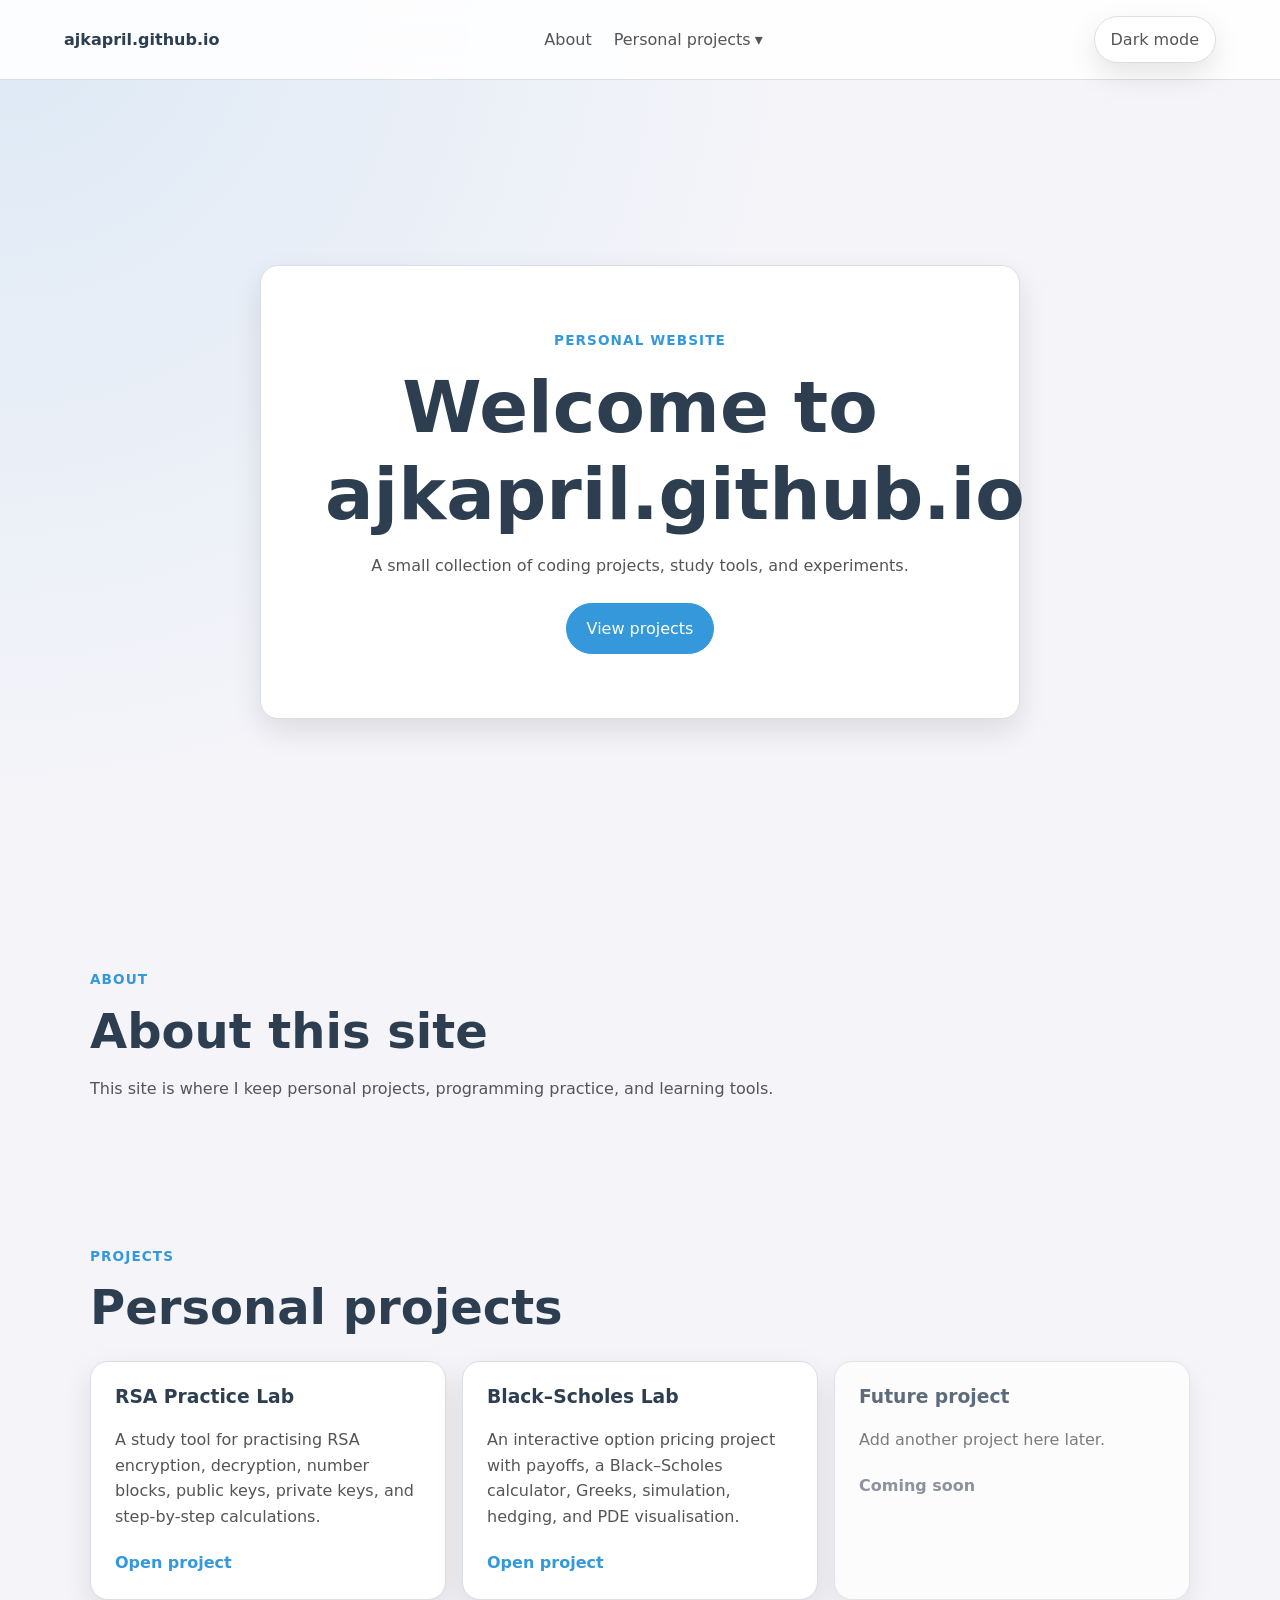
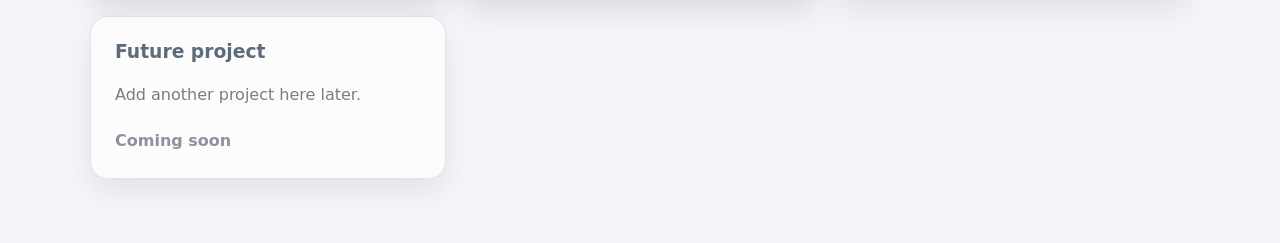
<file: index.html>
<!DOCTYPE html>
<html lang="en" data-theme="light">
  <head>
    <meta charset="UTF-8" />
    <meta name="viewport" content="width=device-width, initial-scale=1.0" />

    <title>ajkapril.github.io</title>

    <link rel="stylesheet" href="styles.css" />
    <script src="script.js" defer></script>
  </head>

  <body>
    <header class="site-header">
      <a class="logo" href="index.html">ajkapril.github.io</a>

      <nav class="main-nav" aria-label="Main navigation">
        <a href="#about">About</a>

        <div class="dropdown">
          <button class="dropdown-button" type="button">
            Personal projects
            <span aria-hidden="true">▾</span>
          </button>

          <div class="dropdown-menu">
            <a href="projects/rsa/">RSA Practice Lab</a>
            <a href="projects/black-scholes/">Black–Scholes Lab</a>
            <a href="#">Future project</a>
            <a href="#">Future project</a>
          </div>
        </div>
      </nav>

      <button
        id="theme-toggle"
        class="theme-toggle"
        type="button"
        aria-pressed="false"
      >
        Dark mode
      </button>
    </header>

    <main>
      <section class="hero">
        <div class="hero-card">
          <p class="eyebrow">Personal website</p>

          <h1>Welcome to ajkapril.github.io</h1>

          <p>
            A small collection of coding projects, study tools, and experiments.
          </p>

          <div class="button-row">
            <a class="btn" href="#projects">View projects</a>
            <!-- IF I WANT TO ADD ANOTHER BUTTON FOR A STANDOUT PROJECT
            <a class="btn btn-secondary" href="projects/rsa/">Open RSA Lab</a> -->
          </div>
        </div>
      </section>

      <section id="about" class="section">
        <div class="section-inner">
          <p class="eyebrow">About</p>

          <h2>About this site</h2>

          <p>
            This site is where I keep personal projects, programming practice,
            and learning tools.
          </p>
        </div>
      </section>

      <section id="projects" class="section">
        <div class="section-inner">
          <p class="eyebrow">Projects</p>

          <h2>Personal projects</h2>

          <div class="project-grid">
            <article class="project-card">
              <h3>RSA Practice Lab</h3>

              <p>
                A study tool for practising RSA encryption, decryption, number
                blocks, public keys, private keys, and step-by-step calculations.
              </p>

              <a class="project-link" href="projects/rsa/">
                Open project
              </a>
            </article>

            <article class="project-card">
              <h3>Black–Scholes Lab</h3>
              <p>
                An interactive option pricing project with payoffs, a Black–Scholes calculator,
                Greeks, simulation, hedging, and PDE visualisation.
              </p>
              <a class="project-link" href="projects/black-scholes/">
                Open project
              </a>
            </article>

            <article class="project-card muted-card">
              <h3>Future project</h3>

              <p>
                Add another project here later.
              </p>

              <a class="project-link disabled-link" href="#">
                Coming soon
              </a>
            </article>

            <article class="project-card muted-card">
              <h3>Future project</h3>

              <p>
                Add another project here later.
              </p>

              <a class="project-link disabled-link" href="#">
                Coming soon
              </a>
            </article>
          </div>
        </div>
      </section>
    </main>
  </body>
</html>
</file>
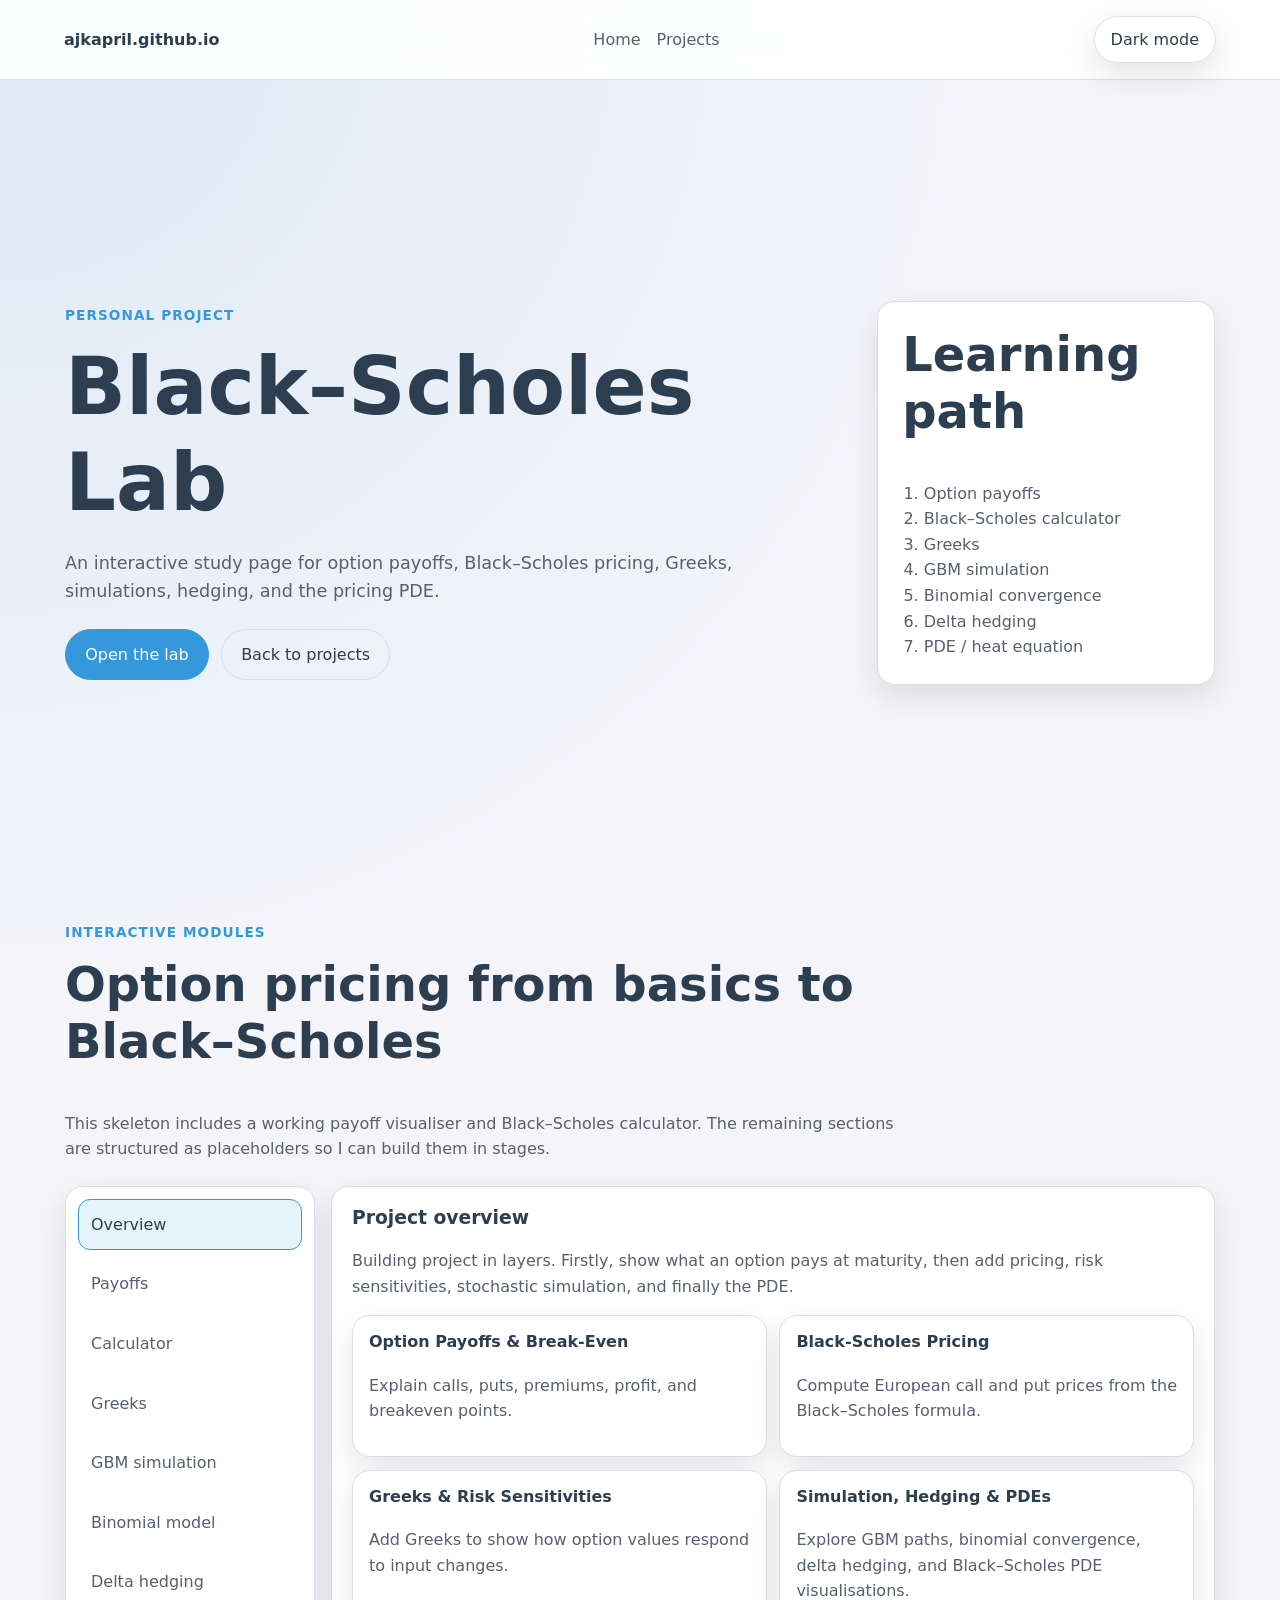
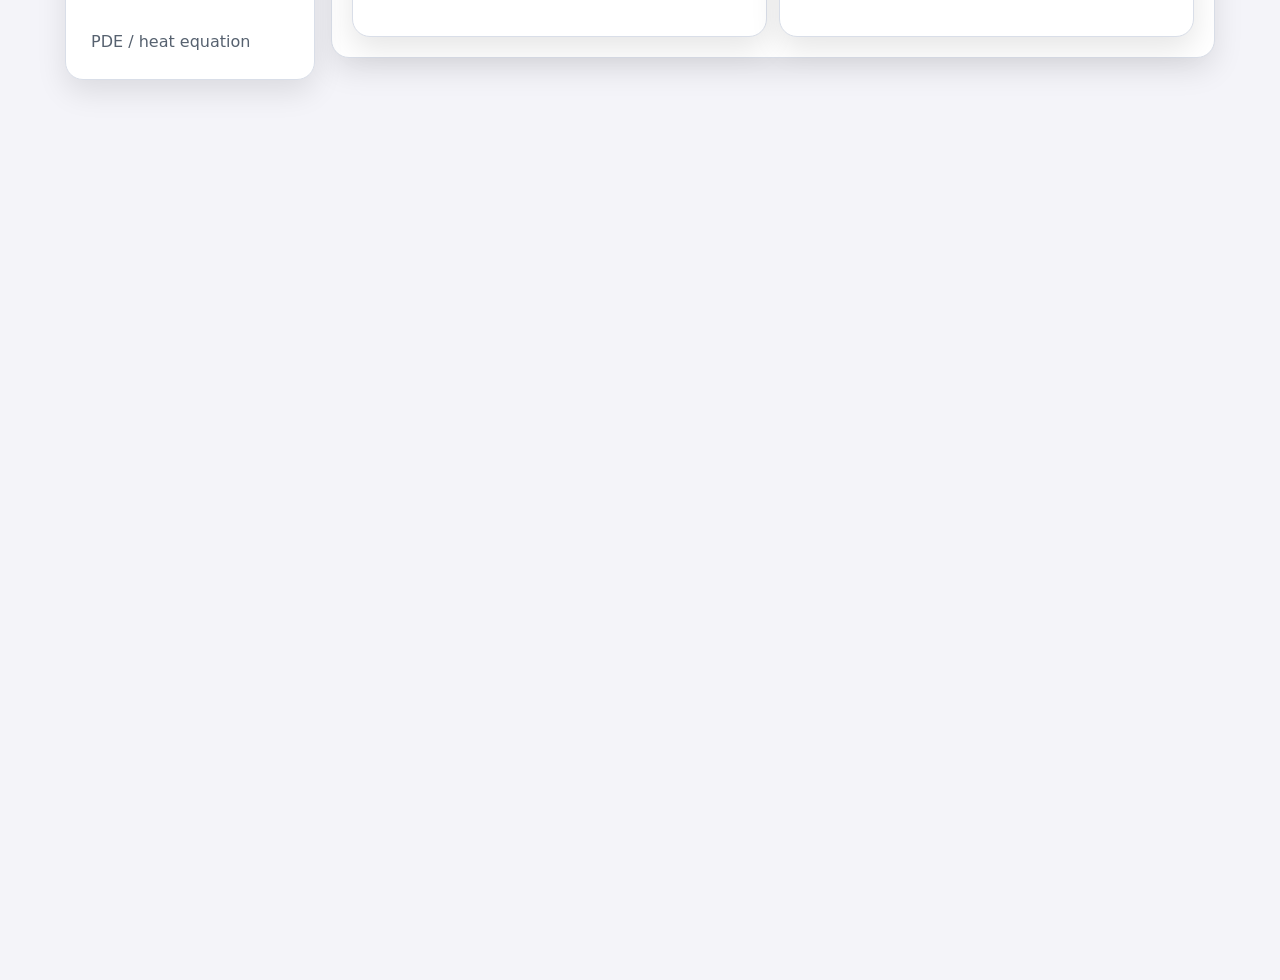
<file: projects/black-scholes/index.html>
<!DOCTYPE html>
<html lang="en" data-theme="light">
  <head>
    <meta charset="UTF-8" />
    <meta name="viewport" content="width=device-width, initial-scale=1.0" />
    <title>Black–Scholes Lab | ajkapril.github.io</title>

    <link rel="stylesheet" href="black-scholes.css" />
    <script type="module" src="black-scholes.js" defer></script>
  </head>

  <body>
    <header class="site-header">
      <a class="logo" href="../../index.html">ajkapril.github.io</a>

      <nav class="main-nav" aria-label="Black-Scholes page navigation">
        <a href="../../index.html">Home</a>
        <a href="../../index.html#projects">Projects</a>
      </nav>

      <button id="theme-toggle" class="theme-toggle" type="button" aria-pressed="false">
        Dark mode
      </button>
    </header>

    <main>
      <section class="hero section">
        <div class="section-inner hero-grid">
          <div>
            <p class="eyebrow">Personal project</p>
            <h1>Black–Scholes Lab</h1>
            <p class="lead">
              An interactive study page for option payoffs, Black–Scholes pricing,
              Greeks, simulations, hedging, and the pricing PDE.
            </p>

            <div class="button-row">
              <a id="open-lab-button" class="btn" href="#lab-start">Open the lab</a>
              <a class="btn btn-secondary" href="../../index.html#projects">Back to projects</a>
            </div>
          </div>

          <aside class="hero-card">
            <h2>Learning path</h2>
            <ol class="mini-list">
              <li>Option payoffs</li>
              <li>Black–Scholes calculator</li>
              <li>Greeks</li>
              <li>GBM simulation</li>
              <li>Binomial convergence</li>
              <li>Delta hedging</li>
              <li>PDE / heat equation</li>
            </ol>
          </aside>
        </div>
      </section>

      <section id="lab" class="section lab-section">
        <div class="section-inner">
          <div id="lab-start" class="section-heading">
            <p class="eyebrow">Interactive modules</p>
            <h2>Option pricing from basics to Black–Scholes</h2>
            <p>
              This skeleton includes a working payoff visualiser and Black–Scholes calculator.
              The remaining sections are structured as placeholders so I can build them in stages.
            </p>
          </div>

          <div class="lab-layout">
            <aside class="module-nav" aria-label="Lab modules">
              <button class="module-button active" type="button" data-panel-target="overview-panel">Overview</button>
              <button class="module-button" type="button" data-panel-target="payoff-panel">Payoffs</button>
              <button class="module-button" type="button" data-panel-target="calculator-panel">Calculator</button>
              <button class="module-button" type="button" data-panel-target="greeks-panel">Greeks</button>
              <button class="module-button" type="button" data-panel-target="gbm-panel">GBM simulation</button>
              <button class="module-button" type="button" data-panel-target="binomial-panel">Binomial model</button>
              <button class="module-button" type="button" data-panel-target="hedging-panel">Delta hedging</button>
              <button class="module-button" type="button" data-panel-target="pde-panel">PDE / heat equation</button>
            </aside>

            <div class="panel-area">
              <section id="overview-panel" class="panel active-panel" data-panel>
                <article class="card">
                  <h3>Project overview</h3>
                  <p>
                    Building project in layers. Firstly, show what an option pays at maturity,
                    then add pricing, risk sensitivities, stochastic simulation, and finally the PDE.
                  </p>

                  <div class="feature-grid">
                    <div class="feature-card">
                      <h4>Option Payoffs & Break-Even</h4>
                      <p>Explain calls, puts, premiums, profit, and breakeven points.</p>
                    </div>
                    <div class="feature-card">
                      <h4>Black-Scholes Pricing</h4>
                      <p>Compute European call and put prices from the Black–Scholes formula.</p>
                    </div>
                    <div class="feature-card">
                      <h4>Greeks & Risk Sensitivities</h4>
                      <p>Add Greeks to show how option values respond to input changes.</p>
                    </div>
                    <div class="feature-card">
                      <h4>Simulation, Hedging & PDEs</h4>
                      <p>Explore GBM paths, binomial convergence, delta hedging, and Black–Scholes PDE visualisations.</p>
                    </div>
                  </div>
                </article>
              </section>

              <section id="payoff-panel" class="panel" data-panel hidden>
                <article class="card">
                  <h3>Option payoff visualiser</h3>

                  <form id="payoff-form" class="control-grid">
                    <label class="field">
                      <span>Strike price K</span>
                      <input id="payoff-k" type="number" min="1" step="1" value="100" />
                    </label>

                    <label class="field">
                      <span>Premium</span>
                      <input id="payoff-premium" type="number" min="0" step="0.01" value="8" />
                    </label>

                    <label class="field">
                      <span>Maximum final stock price</span>
                      <input id="payoff-max-st" type="number" min="10" step="10" value="200" />
                    </label>

                    <label class="field">
                      <span>Option type</span>
                      <select id="payoff-type">
                        <option value="call">Call</option>
                        <option value="put">Put</option>
                      </select>
                    </label>

                    <label class="field">
                      <span>Position</span>
                      <select id="payoff-position">
                        <option value="long">Long</option>
                        <option value="short">Short</option>
                      </select>
                    </label>

                    <div class="field button-field">
                      <button class="btn" type="submit">Update payoff</button>
                    </div>
                  </form>

                  <div class="chart-card">
                    <canvas id="payoff-canvas" width="900" height="430" aria-label="Payoff chart"></canvas>
                  </div>

                  <div id="payoff-explanation" class="explanation-box"></div>
                </article>
              </section>

              <section id="calculator-panel" class="panel" data-panel hidden>
                <article class="card">
                  <h3>Black–Scholes calculator</h3>

                  <form id="calculator-form" class="control-grid">
                    <label class="field">
                      <span>Current stock price S</span>
                      <input id="bs-s" type="number" min="0.01" step="0.01" value="100" />
                    </label>

                    <label class="field">
                      <span>Strike price K</span>
                      <input id="bs-k" type="number" min="0.01" step="0.01" value="100" />
                    </label>

                    <label class="field">
                      <span>Risk-free rate r (%)</span>
                      <input id="bs-r" type="number" step="0.01" value="5" />
                    </label>

                    <label class="field">
                      <span>Volatility σ (%)</span>
                      <input id="bs-sigma" type="number" min="0.01" step="0.01" value="20" />
                    </label>

                    <label class="field">
                      <span>Time to maturity T (years)</span>
                      <input id="bs-t" type="number" min="0.001" step="0.01" value="1" />
                    </label>

                    <div class="field button-field">
                      <button class="btn" type="submit">Calculate</button>
                    </div>
                  </form>

                  <div class="results-grid">
                    <div class="result-tile">
                      <span>Call price</span>
                      <strong id="call-price">—</strong>
                    </div>
                    <div class="result-tile">
                      <span>Put price</span>
                      <strong id="put-price">—</strong>
                    </div>
                    <div class="result-tile">
                      <span>d₁</span>
                      <strong id="d1-output">—</strong>
                    </div>
                    <div class="result-tile">
                      <span>d₂</span>
                      <strong id="d2-output">—</strong>
                    </div>
                    <div class="result-tile">
                      <span>N(d₁)</span>
                      <strong id="nd1-output">—</strong>
                    </div>
                    <div class="result-tile">
                      <span>N(d₂)</span>
                      <strong id="nd2-output">—</strong>
                    </div>
                  </div>

                  <div id="parity-check" class="explanation-box"></div>

                  <div class="chart-card">
                    <canvas id="value-canvas" width="900" height="430" aria-label="Option value chart"></canvas>
                  </div>
                </article>
              </section>

              <section id="greeks-panel" class="panel" data-panel hidden>
                <article class="card">
                  <h3>Greeks visualiser</h3>
                  <p>
                    This panel is prepared for Delta, Gamma, Theta, Vega, and Rho. JavaScript
                    contains helper functions that I will connect to sliders and charts.
                  </p>
                  <div id="greeks-output" class="results-grid"></div>
                  <div class="todo-box">
                    <h4>Build next</h4>
                    <ol>
                      <li>Add sliders for S, T, and σ.</li>
                      <li>Use the Greeks helper functions in <code>math.js</code>.</li>
                      <li>Plot each Greek against stock price.</li>
                    </ol>
                  </div>
                </article>
              </section>

              <section id="gbm-panel" class="panel" data-panel hidden>
                <article class="card">
                  <h3>GBM simulation</h3>
                  <p>
                    Placeholder for simulated stock-price paths under geometric Brownian motion.
                  </p>
                  <div class="todo-box">
                    <h4>Inputs to add</h4>
                    <ul>
                      <li>S₀, μ, σ, T, number of paths, number of steps</li>
                      <li>Canvas or chart for simulated paths</li>
                      <li>Histogram of terminal prices Sₜ</li>
                    </ul>
                  </div>
                </article>
              </section>

              <section id="binomial-panel" class="panel" data-panel hidden>
                <article class="card">
                  <h3>Binomial model</h3>
                  <p>
                    Placeholder for one-step and multi-step binomial option pricing.
                  </p>
                  <div class="todo-box">
                    <h4>Build next</h4>
                    <ul>
                      <li>Compute risk-neutral probability q.</li>
                      <li>Build stock-price and option-value trees.</li>
                      <li>Compare binomial price to Black–Scholes as N increases.</li>
                    </ul>
                  </div>
                </article>
              </section>

              <section id="hedging-panel" class="panel" data-panel hidden>
                <article class="card">
                  <h3>Delta hedging simulator</h3>
                  <p>
                    Placeholder for showing how a short option position can be hedged by holding Δ shares.
                  </p>
                  <div class="todo-box">
                    <h4>Build next</h4>
                    <ul>
                      <li>Simulate one stock path.</li>
                      <li>Compute delta at every time step.</li>
                      <li>Rebalance the hedge and track hedging error.</li>
                    </ul>
                  </div>
                </article>
              </section>

              <section id="pde-panel" class="panel" data-panel hidden>
                <article class="card">
                  <h3>PDE / heat equation visualisation</h3>
                  <p>
                    Placeholder for the advanced PDE section.
                  </p>
                  <div class="formula-box">
                    V<sub>t</sub> + ½σ²S²V<sub>SS</sub> + rSV<sub>S</sub> − rV = 0
                  </div>
                  <div class="todo-box">
                    <h4>Build last</h4>
                    <ul>
                      <li>Show the terminal payoff condition.</li>
                      <li>Plot a heatmap of V(S, t).</li>
                      <li>Compare the formula price to a finite-difference PDE approximation.</li>
                    </ul>
                  </div>
                </article>
              </section>
            </div>
          </div>
        </div>
      </section>
    </main>
  </body>
</html>
</file>
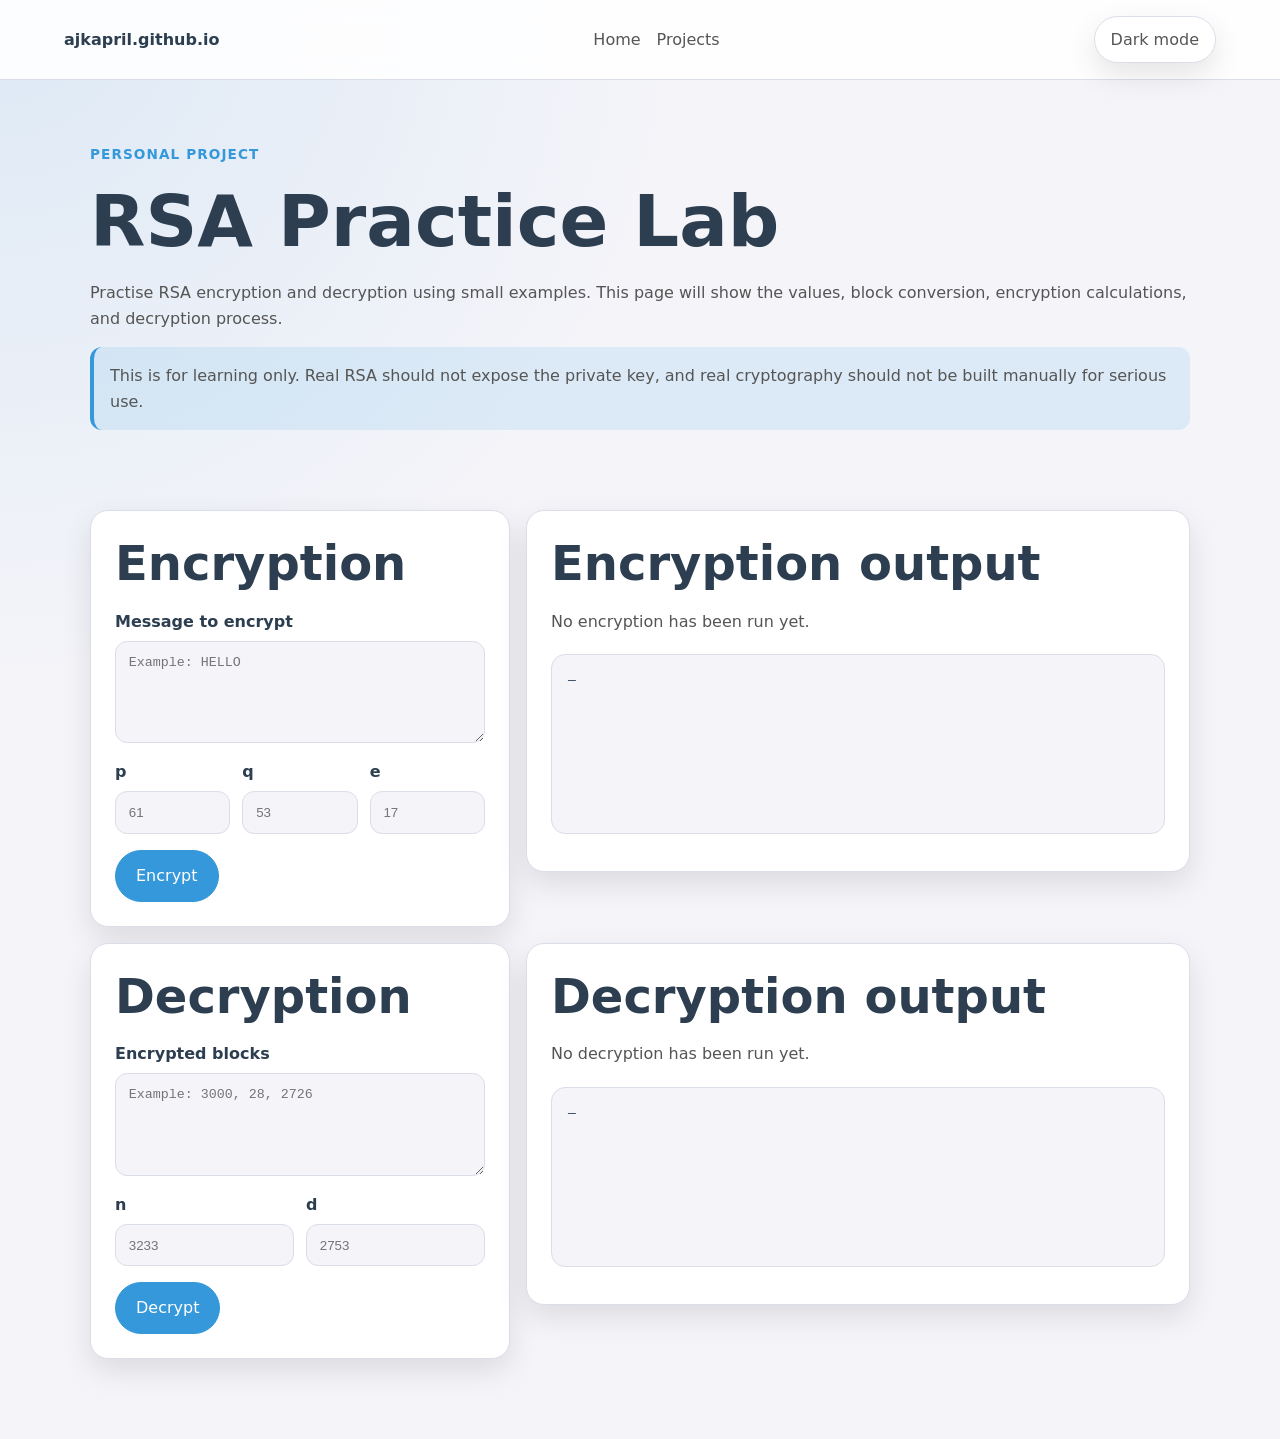
<file: projects/rsa/index.html>
<!DOCTYPE html>
<html lang="en" data-theme="light">
  <head>
    <meta charset="UTF-8" />
    <meta name="viewport" content="width=device-width, initial-scale=1.0" />

    <title>RSA Practice Lab | ajkapril.github.io</title>

    <link rel="stylesheet" href="../../styles.css" />
    <link rel="stylesheet" href="rsa.css" />

    <script src="rsa.js" defer></script>
  </head>

  <body>
    <header class="site-header">
      <a class="logo" href="../../index.html">ajkapril.github.io</a>

      <nav class="main-nav" aria-label="RSA navigation">
        <a href="../../index.html">Home</a>
        <a href="../../index.html#projects">Projects</a>
      </nav>

      <button
        id="theme-toggle"
        class="theme-toggle"
        type="button"
        aria-pressed="false"
      >
        Dark mode
      </button>
    </header>

    <main class="rsa-page">
      <section class="section">
        <div class="section-inner">
          <p class="eyebrow">Personal project</p>

          <h1>RSA Practice Lab</h1>

          <p>
            Practise RSA encryption and decryption using small
            examples. This page will show the values, block conversion,
            encryption calculations, and decryption process.
          </p>

          <p class="warning-box">
            This is for learning only. Real RSA should not expose the private
            key, and real cryptography should not be built manually for serious
            use.
          </p>
        </div>
      </section>

      <section class="section rsa-tool-section">
        <div class="section-inner">
          <div class="rsa-layout">
            <form id="encrypt-form" class="project-card">
              <h2>Encryption</h2>

              <label class="field">
                <span>Message to encrypt</span>
                <textarea
                  id="encrypt-message"
                  rows="5"
                  placeholder="Example: HELLO"
                ></textarea>
              </label>

              <div class="number-grid">
                <label class="field">
                  <span>p</span>
                  <input id="encrypt-p" type="number" placeholder="61" />
                </label>

                <label class="field">
                  <span>q</span>
                  <input id="encrypt-q" type="number" placeholder="53" />
                </label>

                <label class="field">
                  <span>e</span>
                  <input id="encrypt-e" type="number" placeholder="17" />
                </label>
              </div>

              <button class="btn" type="submit">Encrypt</button>
            </form>

            <section class="project-card">
              <h2>Encryption output</h2>

              <p id="encrypt-status">No encryption has been run yet.</p>

              <pre id="encrypt-output" class="output-box">—</pre>
            </section>
          </div>

          <div class="rsa-layout">
            <form id="decrypt-form" class="project-card">
              <h2>Decryption</h2>

              <label class="field">
                <span>Encrypted blocks</span>
                <textarea
                  id="decrypt-blocks"
                  rows="5"
                  placeholder="Example: 3000, 28, 2726"
                ></textarea>
              </label>

              <div class="number-grid two-columns">
                <label class="field">
                  <span>n</span>
                  <input id="decrypt-n" type="number" placeholder="3233" />
                </label>

                <label class="field">
                  <span>d</span>
                  <input id="decrypt-d" type="number" placeholder="2753" />
                </label>
              </div>

              <button class="btn" type="submit">Decrypt</button>
            </form>

            <section class="project-card">
              <h2>Decryption output</h2>

              <p id="decrypt-status">No decryption has been run yet.</p>

              <pre id="decrypt-output" class="output-box">—</pre>
            </section>
          </div>
        </div>
      </section>
    </main>
  </body>
</html>
</file>
<file: styles.css>
:root {
  color-scheme: light;

  --bg: #f4f4f9;
  --card-bg: #ffffff;
  --text: #2c3e50;
  --text-soft: #555;
  --muted: #6b7280;
  --border: #d9dee8;

  --accent: #3498db;
  --accent-hover: #2980b9;
  --accent-soft: rgba(52, 152, 219, 0.12);

  --shadow: 0 12px 30px rgba(0, 0, 0, 0.1);
  --radius: 18px;
}

html[data-theme="dark"] {
  color-scheme: dark;

  --bg: #0f172a;
  --card-bg: #172033;
  --text: #e5e7eb;
  --text-soft: #cbd5e1;
  --muted: #94a3b8;
  --border: #334155;

  --accent: #60a5fa;
  --accent-hover: #3b82f6;
  --accent-soft: rgba(96, 165, 250, 0.16);

  --shadow: 0 12px 30px rgba(0, 0, 0, 0.35);
}

* {
  box-sizing: border-box;
}

html {
  scroll-behavior: smooth;
}

body {
  margin: 0;
  min-height: 100vh;
  font-family: "Segoe UI", system-ui, -apple-system, BlinkMacSystemFont, sans-serif;
  background:
    radial-gradient(circle at top left, var(--accent-soft), transparent 35%),
    var(--bg);
  color: var(--text);
  line-height: 1.6;
}

a {
  color: inherit;
}

button,
a {
  font: inherit;
}

.site-header {
  position: sticky;
  top: 0;
  z-index: 10;

  display: flex;
  align-items: center;
  justify-content: space-between;
  gap: 1rem;

  padding: 1rem 5%;
  background: color-mix(in srgb, var(--card-bg) 88%, transparent);
  border-bottom: 1px solid var(--border);
  backdrop-filter: blur(14px);
}

.logo {
  font-weight: 750;
  text-decoration: none;
  color: var(--text);
}

.main-nav {
  display: flex;
  align-items: center;
  gap: 1rem;
}

.main-nav a,
.dropdown-button,
.theme-toggle {
  border: none;
  background: transparent;
  color: var(--text-soft);
  text-decoration: none;
  cursor: pointer;
}

.main-nav a:hover,
.dropdown-button:hover,
.theme-toggle:hover {
  color: var(--accent);
}

.dropdown {
  position: relative;
}

.dropdown-button {
  display: flex;
  align-items: center;
  gap: 0.25rem;
}

.dropdown-menu {
  position: absolute;
  top: calc(100% + 0.75rem);
  right: 0;

  display: none;
  min-width: 220px;

  padding: 0.5rem;
  background: var(--card-bg);
  border: 1px solid var(--border);
  border-radius: 14px;
  box-shadow: var(--shadow);
}

.dropdown-menu a {
  display: block;
  padding: 0.75rem;
  border-radius: 10px;
  color: var(--text);
}

.dropdown-menu a:hover {
  background: var(--accent-soft);
}

.dropdown.open .dropdown-menu {
  display: block;
}

.theme-toggle {
  border: 1px solid var(--border);
  border-radius: 999px;
  padding: 0.6rem 1rem;
  background: var(--card-bg);
  box-shadow: var(--shadow);
}

.hero {
  min-height: calc(100vh - 75px);

  display: flex;
  justify-content: center;
  align-items: center;

  padding: 3rem 1rem;
}

.hero-card {
  max-width: 760px;
  width: min(760px, 92%);
  padding: clamp(2rem, 5vw, 4rem);

  text-align: center;
  background: var(--card-bg);
  border: 1px solid var(--border);
  border-radius: var(--radius);
  box-shadow: var(--shadow);
}

.eyebrow {
  margin: 0 0 0.75rem;
  color: var(--accent);
  font-weight: 750;
  letter-spacing: 0.08em;
  text-transform: uppercase;
  font-size: 0.85rem;
}

h1,
h2,
h3 {
  color: var(--text);
  line-height: 1.2;
}

h1 {
  margin: 0 0 1rem;
  font-size: clamp(2.4rem, 6vw, 4.5rem);
}

h2 {
  margin: 0 0 1rem;
  font-size: clamp(2rem, 4vw, 3rem);
}

h3 {
  margin-top: 0;
}

p {
  color: var(--text-soft);
}

.button-row {
  display: flex;
  flex-wrap: wrap;
  justify-content: center;
  gap: 0.75rem;
  margin-top: 1.5rem;
}

.btn {
  display: inline-block;
  padding: 0.75rem 1.25rem;
  border-radius: 999px;

  background: var(--accent);
  color: white;
  text-decoration: none;
  border: 1px solid var(--accent);

  transition:
    background-color 0.25s ease,
    transform 0.2s ease;
}

.btn:hover {
  background: var(--accent-hover);
  transform: translateY(-1px);
}

.btn-secondary {
  background: transparent;
  color: var(--text);
  border-color: var(--border);
}

.btn-secondary:hover {
  background: var(--accent-soft);
}

.section {
  padding: 4rem 1rem;
}

.section-inner {
  width: min(1100px, 100%);
  margin: 0 auto;
}

.project-grid {
  display: grid;
  grid-template-columns: repeat(3, minmax(0, 1fr));
  gap: 1rem;
  margin-top: 1.5rem;
}

.project-card {
  padding: 1.5rem;
  background: var(--card-bg);
  border: 1px solid var(--border);
  border-radius: var(--radius);
  box-shadow: var(--shadow);
}

.project-card p {
  margin-bottom: 1.25rem;
}

.project-link {
  color: var(--accent);
  font-weight: 700;
  text-decoration: none;
}

.project-link:hover {
  text-decoration: underline;
}

.muted-card {
  opacity: 0.75;
}

.disabled-link {
  color: var(--muted);
  pointer-events: none;
}

@media (max-width: 800px) {
  .site-header {
    align-items: flex-start;
    flex-direction: column;
  }

  .main-nav {
    flex-wrap: wrap;
  }

  .dropdown-menu {
    left: 0;
    right: auto;
  }

  .project-grid {
    grid-template-columns: 1fr;
  }
}
</file>
<file: projects/black-scholes/black-scholes.css>
:root {
  color-scheme: light;

  --bg: #f4f4f9;
  --card-bg: #ffffff;
  --text: #2c3e50;
  --text-soft: #56616f;
  --muted: #6b7280;
  --border: #d9dee8;
  --accent: #3498db;
  --accent-hover: #2980b9;
  --accent-soft: rgba(52, 152, 219, 0.12);
  --success: #15803d;
  --warning: #a16207;
  --shadow: 0 12px 30px rgba(0, 0, 0, 0.1);
  --radius: 18px;
}

html[data-theme="dark"] {
  color-scheme: dark;

  --bg: #0f172a;
  --card-bg: #172033;
  --text: #e5e7eb;
  --text-soft: #cbd5e1;
  --muted: #94a3b8;
  --border: #334155;
  --accent: #60a5fa;
  --accent-hover: #3b82f6;
  --accent-soft: rgba(96, 165, 250, 0.16);
  --success: #4ade80;
  --warning: #facc15;
  --shadow: 0 12px 30px rgba(0, 0, 0, 0.35);
}

* {
  box-sizing: border-box;
}

html {
  scroll-behavior: smooth;
}

body {
  margin: 0;
  min-height: 100vh;
  font-family: "Segoe UI", system-ui, -apple-system, BlinkMacSystemFont, sans-serif;
  background:
    radial-gradient(circle at top left, var(--accent-soft), transparent 34%),
    var(--bg);
  color: var(--text);
  line-height: 1.6;
}

a {
  color: inherit;
}

button,
input,
select {
  font: inherit;
}

button {
  cursor: pointer;
}

.site-header {
  position: sticky;
  top: 0;
  z-index: 10;
  display: flex;
  justify-content: space-between;
  align-items: center;
  gap: 1rem;
  padding: 1rem 5%;
  background: color-mix(in srgb, var(--card-bg) 88%, transparent);
  border-bottom: 1px solid var(--border);
  backdrop-filter: blur(14px);
}

.logo {
  color: var(--text);
  font-weight: 750;
  text-decoration: none;
}

.main-nav {
  display: flex;
  gap: 1rem;
}

.main-nav a {
  color: var(--text-soft);
  text-decoration: none;
}

.main-nav a:hover {
  color: var(--accent);
}

.theme-toggle {
  border: 1px solid var(--border);
  border-radius: 999px;
  padding: 0.6rem 1rem;
  background: var(--card-bg);
  color: var(--text);
  box-shadow: var(--shadow);
}

.section {
  padding: 4rem 1rem;
}

.section-inner {
  width: min(1150px, 100%);
  margin: 0 auto;
}

.hero {
  min-height: calc(100vh - 74px);
  display: flex;
  align-items: center;
}

.hero-grid {
  display: grid;
  grid-template-columns: minmax(0, 1.4fr) minmax(280px, 0.6fr);
  gap: 1.5rem;
  align-items: center;
}

.hero-card,
.card,
.feature-card,
.chart-card,
.todo-box,
.formula-box {
  background: var(--card-bg);
  border: 1px solid var(--border);
  border-radius: var(--radius);
  box-shadow: var(--shadow);
}

.hero-card {
  padding: 1.5rem;
}

.eyebrow {
  margin: 0 0 0.75rem;
  color: var(--accent);
  font-weight: 800;
  letter-spacing: 0.08em;
  text-transform: uppercase;
  font-size: 0.85rem;
}

h1,
h2,
h3,
h4 {
  margin-top: 0;
  color: var(--text);
  line-height: 1.2;
}

h1 {
  max-width: 860px;
  margin-bottom: 1rem;
  font-size: clamp(2.5rem, 7vw, 5rem);
}

h2 {
  font-size: clamp(1.8rem, 4vw, 3rem);
}

p {
  color: var(--text-soft);
}

.lead {
  max-width: 760px;
  font-size: 1.1rem;
}

.button-row {
  display: flex;
  flex-wrap: wrap;
  gap: 0.75rem;
  margin-top: 1.5rem;
}

.btn {
  display: inline-block;
  border: 1px solid var(--accent);
  border-radius: 999px;
  padding: 0.75rem 1.2rem;
  background: var(--accent);
  color: white;
  text-decoration: none;
}

.btn:hover {
  background: var(--accent-hover);
}

.btn-secondary {
  border-color: var(--border);
  background: transparent;
  color: var(--text);
}

.btn-secondary:hover {
  background: var(--accent-soft);
  color: var(--text);
}

.mini-list {
  margin-bottom: 0;
  padding-left: 1.35rem;
  color: var(--text-soft);
}

.lab-section {
  padding-top: 1rem;
  padding-bottom: 100vh;
}
#lab-start {
  scroll-margin-top: 95px;
}

.section-heading {
  max-width: 840px;
  margin-bottom: 1.5rem;
}

.lab-layout {
  display: grid;
  grid-template-columns: 250px minmax(0, 1fr);
  gap: 1rem;
  align-items: start;
}

.module-nav {
  position: sticky;
  top: 95px;
  display: grid;
  gap: 0.5rem;
  padding: 0.75rem;
  background: var(--card-bg);
  border: 1px solid var(--border);
  border-radius: var(--radius);
  box-shadow: var(--shadow);
}

.module-button {
  border: 1px solid transparent;
  border-radius: 12px;
  padding: 0.75rem;
  background: transparent;
  color: var(--text-soft);
  text-align: left;
}

.module-button:hover,
.module-button.active {
  border-color: var(--accent);
  background: var(--accent-soft);
  color: var(--text);
}

.panel {
  display: none;
}

.panel.active-panel {
  display: block;
}

.card {
  padding: 1.25rem;
}

.feature-grid,
.results-grid {
  display: grid;
  grid-template-columns: repeat(2, minmax(0, 1fr));
  gap: 0.8rem;
}

.feature-card,
.result-tile,
.todo-box,
.formula-box,
.explanation-box {
  padding: 1rem;
}

.result-tile {
  border: 1px solid var(--border);
  border-radius: 14px;
  background: var(--bg);
}

.result-tile span {
  display: block;
  color: var(--muted);
  font-size: 0.9rem;
}

.result-tile strong {
  display: block;
  margin-top: 0.25rem;
  font-size: 1.3rem;
  overflow-wrap: anywhere;
}

.control-grid {
  display: grid;
  grid-template-columns: repeat(3, minmax(0, 1fr));
  gap: 0.75rem;
  margin-bottom: 1rem;
}

.field {
  display: grid;
  gap: 0.35rem;
}

.field span {
  color: var(--text);
  font-weight: 700;
}

input,
select {
  width: 100%;
  border: 1px solid var(--border);
  border-radius: 12px;
  padding: 0.75rem;
  background: var(--bg);
  color: var(--text);
}

input:focus,
select:focus,
button:focus-visible {
  outline: 3px solid var(--accent-soft);
  border-color: var(--accent);
}

.button-field {
  align-self: end;
}

.chart-card {
  padding: 1rem;
  margin-top: 1rem;
  overflow-x: auto;
}

canvas {
  display: block;
  width: 100%;
  min-width: 620px;
  max-height: 430px;
}

.explanation-box {
  margin-top: 1rem;
  border-left: 4px solid var(--accent);
  border-radius: 14px;
  background: var(--accent-soft);
  color: var(--text-soft);
}

.todo-box {
  margin-top: 1rem;
  background: var(--bg);
}

.todo-box h4 {
  margin-bottom: 0.5rem;
}

.formula-box {
  margin-top: 1rem;
  background: var(--bg);
  font-family: Georgia, "Times New Roman", serif;
  font-size: clamp(1.1rem, 3vw, 1.8rem);
  text-align: center;
}

code {
  padding: 0.1rem 0.25rem;
  border-radius: 6px;
  background: var(--accent-soft);
}

@media (max-width: 920px) {
  .hero-grid,
  .lab-layout {
    grid-template-columns: 1fr;
  }

  .module-nav {
    position: static;
    grid-template-columns: repeat(2, minmax(0, 1fr));
  }

  .control-grid,
  .feature-grid,
  .results-grid {
    grid-template-columns: 1fr;
  }
}

@media (max-width: 640px) {
  .site-header {
    align-items: flex-start;
    flex-direction: column;
  }

  .module-nav {
    grid-template-columns: 1fr;
  }
}
</file>
<file: projects/rsa/rsa.css>
.rsa-page h1 {
  max-width: 850px;
}

.warning-box {
  padding: 1rem;
  border-left: 4px solid var(--accent);
  border-radius: 12px;
  background: var(--accent-soft);
}

.rsa-tool-section {
  padding-top: 0;
}

.rsa-layout {
  display: grid;
  grid-template-columns: minmax(280px, 420px) minmax(0, 1fr);
  gap: 1rem;
  align-items: start;
  margin-bottom: 1rem;
}

.field {
  display: grid;
  gap: 0.4rem;
  margin-bottom: 1rem;
}

.field span {
  font-weight: 700;
  color: var(--text);
}

input,
textarea {
  width: 100%;
  border: 1px solid var(--border);
  border-radius: 12px;
  padding: 0.8rem;
  background: var(--bg);
  color: var(--text);
}

textarea {
  resize: vertical;
}

.number-grid {
  display: grid;
  grid-template-columns: repeat(3, 1fr);
  gap: 0.75rem;
}

.number-grid.two-columns {
  grid-template-columns: repeat(2, 1fr);
}

.output-box {
  min-height: 180px;
  white-space: pre-wrap;
  overflow-wrap: anywhere;
  border: 1px solid var(--border);
  border-radius: 14px;
  background: var(--bg);
  padding: 1rem;
  color: var(--text);
}

@media (max-width: 850px) {
  .rsa-layout {
    grid-template-columns: 1fr;
  }

  .number-grid,
  .number-grid.two-columns {
    grid-template-columns: 1fr;
  }
}
</file>
